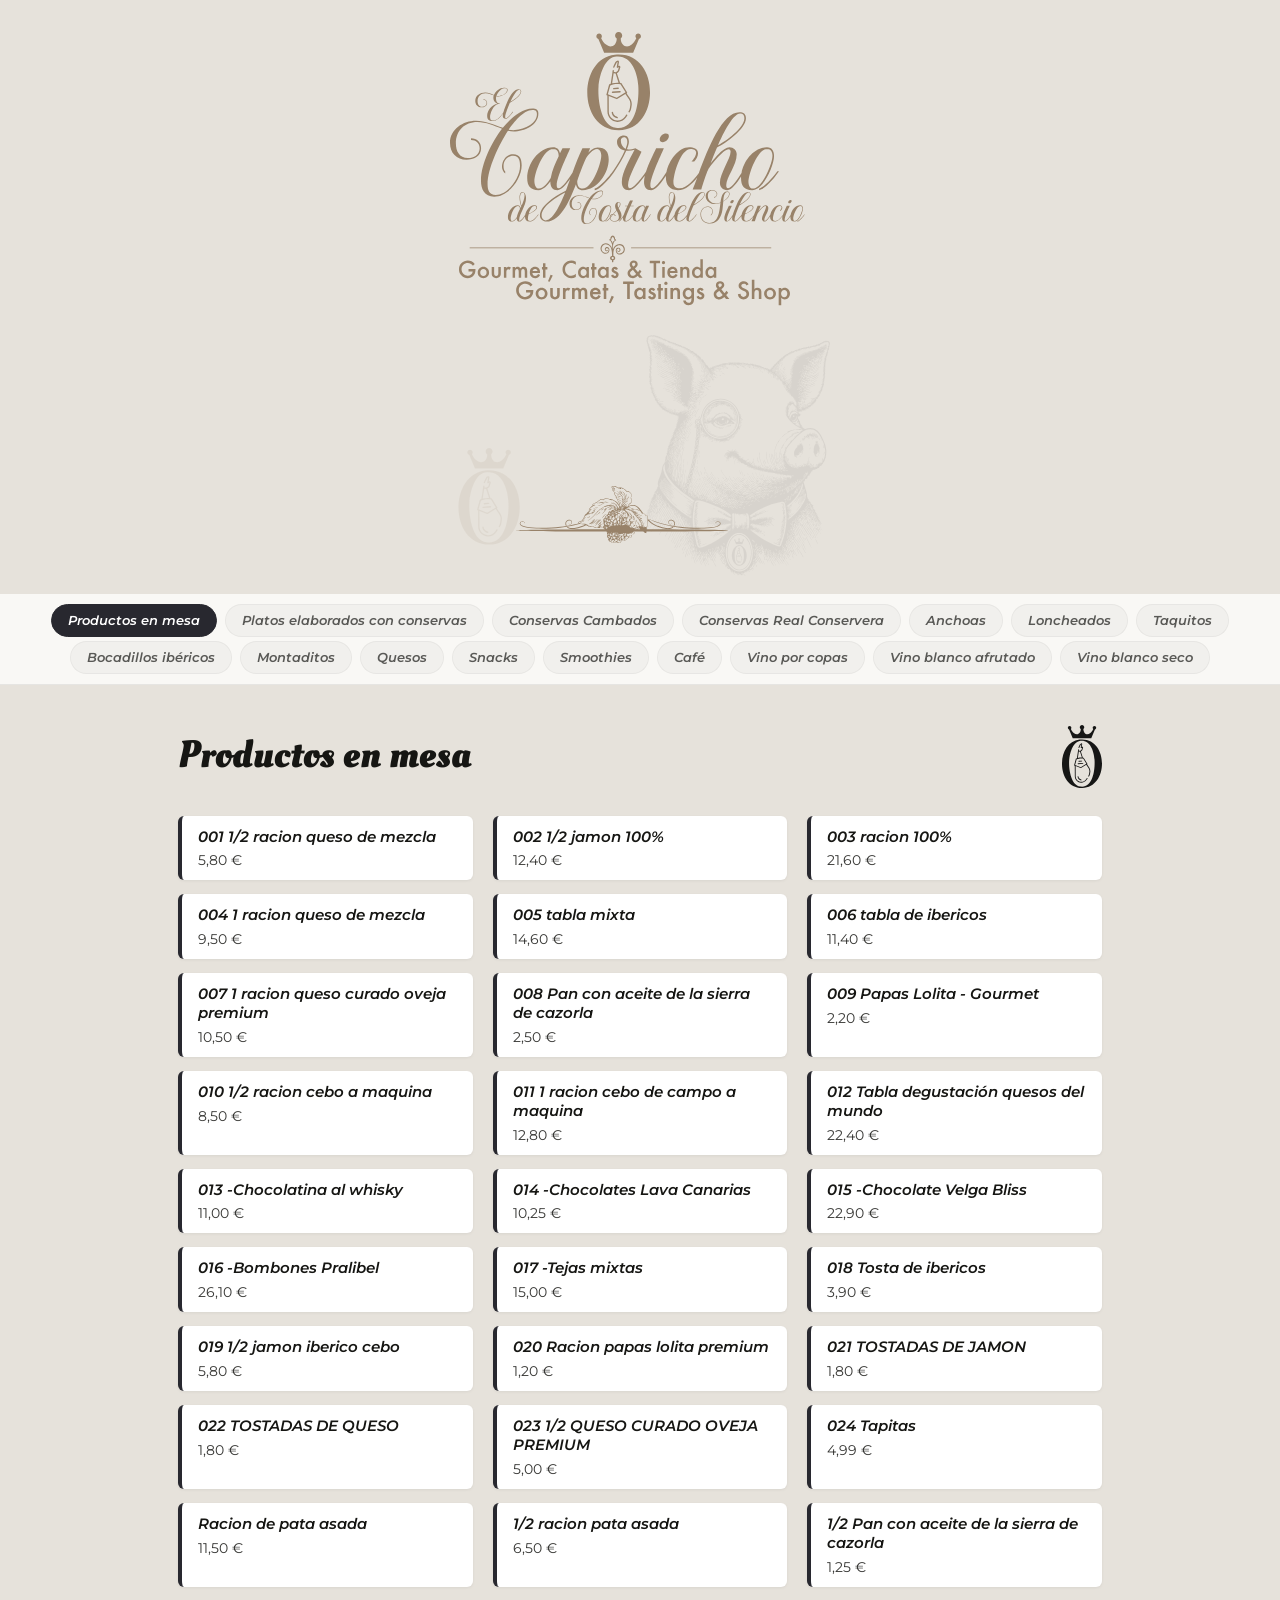
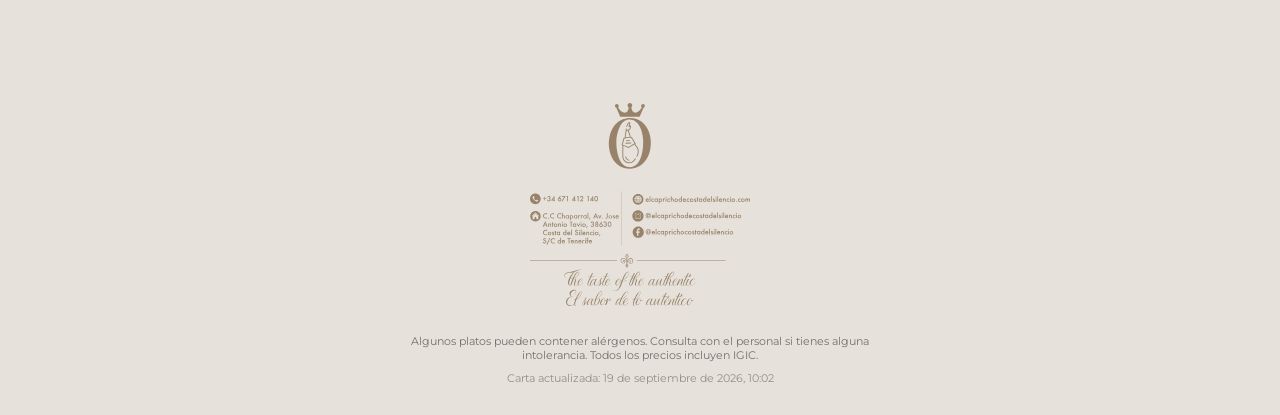
<file: index.html>
<!DOCTYPE html>
<html lang="es">
<head>
<meta charset="UTF-8">
<meta name="viewport" content="width=device-width, initial-scale=1">
<title>El Capricho de Costa del Silencio — Carta</title>
<link rel="preconnect" href="https://fonts.googleapis.com">
<link href="https://fonts.googleapis.com/css2?family=Oleo+Script:wght@700&family=Montserrat:wght@400;500;600&display=swap" rel="stylesheet">
<style>
  :root{
    --accent:#28282F;
    --ink:#161613;
    --card-bg:#F9F8F5;
    --page-bg:#E6E2DB;
  }
  *{box-sizing:border-box;}
  body{
    margin:0;
    background:var(--page-bg);
    font-family:'Montserrat',sans-serif;
    color:var(--ink);
  }

  .hero{
    min-height:38vh;
    display:flex; flex-direction:column; align-items:center; justify-content:center;
    text-align:center; padding:32px 16px 18px; position:relative; overflow:hidden;
  }
  .hero img{ width:min(70vw,380px); position:relative; z-index:1; }

  nav{
    position:sticky; top:0; z-index:10;
    background:var(--card-bg);
    border-bottom:1px solid rgba(0,0,0,.08);
    display:flex; flex-wrap:nowrap; justify-content:flex-start;
    overflow-x:auto; -webkit-overflow-scrolling:touch; scrollbar-width:none;
    gap:4px; padding:10px 12px;
  }
  nav::-webkit-scrollbar{ display:none; }
  @media (min-width:720px){ nav{ flex-wrap:wrap; justify-content:center; overflow-x:visible; } }
  nav button{
    font-family:'Montserrat',sans-serif;
    font-weight:600; font-style:italic;
    font-size:12.5px; white-space:nowrap; flex:0 0 auto;
    background:rgba(0,0,0,.045); border:1px solid rgba(0,0,0,.06); cursor:pointer;
    color:var(--ink); opacity:.7;
    padding:8px 16px; border-radius:20px;
    margin:0 2px;
    transition:all .15s ease;
    -webkit-tap-highlight-color:transparent;
  }
  nav button:hover{ opacity:.95; background:rgba(0,0,0,.08); }
  nav button.active{ opacity:1; color:#fff; background:var(--accent); border-color:var(--accent); }

  main{ max-width:980px; margin:0 auto; padding:28px 16px 12px; }
  @media (min-width:600px){ main{ padding:40px 28px 20px; } }
  section{ display:none; }
  section.active{ display:block; animation:fade .25s ease; }
  @keyframes fade{ from{opacity:0; transform:translateY(6px);} to{opacity:1; transform:translateY(0);} }

  .section-header{
    display:flex; align-items:center; justify-content:space-between;
    margin-bottom:20px; gap:12px;
  }
  h1{
    font-family:'Oleo Script', cursive; font-weight:700;
    font-size:clamp(22px,6vw,38px); margin:0; color:var(--ink);
    text-transform:none; line-height:1.15;
  }
  .section-header img{ width:32px; opacity:.9; flex-shrink:0; }
  @media (min-width:600px){ .section-header{ margin-bottom:28px; } .section-header img{ width:40px; } }

  .grid{ display:grid; grid-template-columns:1fr; gap:12px; }
  @media (min-width:480px){ .grid{ grid-template-columns:repeat(2,1fr); gap:14px 16px; } }
  @media (min-width:860px){ .grid{ grid-template-columns:repeat(3,1fr); gap:14px 20px; } }

  .item{
    background:#fff; border-left:4px solid var(--accent);
    border-radius:6px; box-shadow:0 1px 3px rgba(0,0,0,.06);
    padding:12px 16px;
  }
  .item h3{ font-weight:600; font-style:italic; font-size:14.5px; margin:0 0 6px; line-height:1.3; text-transform:none; }
  .item .price{ font-size:13.5px; opacity:.85; }

  footer{ margin-top:40px; padding:32px 16px 24px; text-align:center; }
  footer img{ width:min(65vw,220px); }
  footer .disclaimer{ margin-top:20px; font-size:11px; opacity:.55; max-width:520px; margin-left:auto; margin-right:auto; }
  footer .updated{ margin-top:10px; font-size:10.5px; opacity:.4; }
  @media (min-width:600px){ footer{ margin-top:56px; padding:40px 20px 30px; } footer .disclaimer{ margin-top:24px; } }

  .loading, .error{ text-align:center; padding:60px 20px; opacity:.6; font-style:italic; }

  /* Área táctil cómoda en móvil */
  @media (hover:none){ nav button{ padding:10px 16px; } }
</style>
</head>
<body>

<div class="hero">
  <img src="assets/logo-cover.svg" alt="El Capricho de Costa del Silencio — Gourmet, Catas & Tienda">
</div>

<nav id="nav"></nav>
<main id="main"><div class="loading">Cargando carta…</div></main>

<footer>
  <img src="assets/backcover.svg" alt="Contacto El Capricho de Costa del Silencio">
  <div class="disclaimer">Algunos platos pueden contener alérgenos. Consulta con el personal si tienes alguna intolerancia. Todos los precios incluyen IGIC.</div>
  <div class="updated" id="updated"></div>
</footer>

<script>
function cleanSectionName(raw){
  // Salvaguarda: por si alguna vez llega con el prefijo "Carta - " sin limpiar.
  return raw.replace(/^\s*carta\s*[-–—:]\s*/i, '').trim();
}

function slugify(s){
  return s.toLowerCase().normalize('NFD').replace(/[\u0300-\u036f]/g,'').replace(/[^a-z0-9]+/g,'-').replace(/(^-|-$)/g,'');
}

async function loadMenu(){
  const main = document.getElementById('main');
  const nav = document.getElementById('nav');
  const updated = document.getElementById('updated');
  try{
    const res = await fetch('menu-data.json', { cache: 'no-store' });
    if(!res.ok) throw new Error('No se pudo cargar menu-data.json');
    const data = await res.json();

    main.innerHTML = '';
    nav.innerHTML = '';

    data.categories.forEach((cat, idx) => {
      const id = slugify(cat.category);

      const btn = document.createElement('button');
      btn.textContent = cleanSectionName(cat.category);
      btn.dataset.target = id;
      if (idx === 0) btn.classList.add('active');
      btn.addEventListener('click', () => showSection(id));
      nav.appendChild(btn);

      const sec = document.createElement('section');
      sec.id = id;
      if (idx === 0) sec.classList.add('active');

      const header = document.createElement('div');
      header.className = 'section-header';
      const h1 = document.createElement('h1');
      h1.textContent = cleanSectionName(cat.category);
      header.appendChild(h1);
      const img = document.createElement('img');
      img.src = 'assets/brandmark.svg';
      header.appendChild(img);
      sec.appendChild(header);

      const grid = document.createElement('div');
      grid.className = 'grid';
      grid.innerHTML = cat.items.map(it =>
        `<div class="item"><h3>${it.name}</h3><div class="price">${it.price} €</div></div>`
      ).join('');
      sec.appendChild(grid);

      main.appendChild(sec);
    });

    if (data.scraped_at){
      const d = new Date(data.scraped_at);
      updated.textContent = 'Carta actualizada: ' + d.toLocaleString('es-ES', { dateStyle:'long', timeStyle:'short' });
    }
  }catch(err){
    main.innerHTML = `<div class="error">No se pudo cargar la carta (${err.message}). Comprueba que menu-data.json existe junto a este archivo.</div>`;
  }
}

function showSection(id){
  document.querySelectorAll('section').forEach(s => s.classList.toggle('active', s.id === id));
  document.querySelectorAll('nav button').forEach(b => b.classList.toggle('active', b.dataset.target === id));
  window.scrollTo({ top: document.getElementById('main').offsetTop - 70, behavior:'smooth' });
}

loadMenu();
</script>

</body>
</html>
</file>
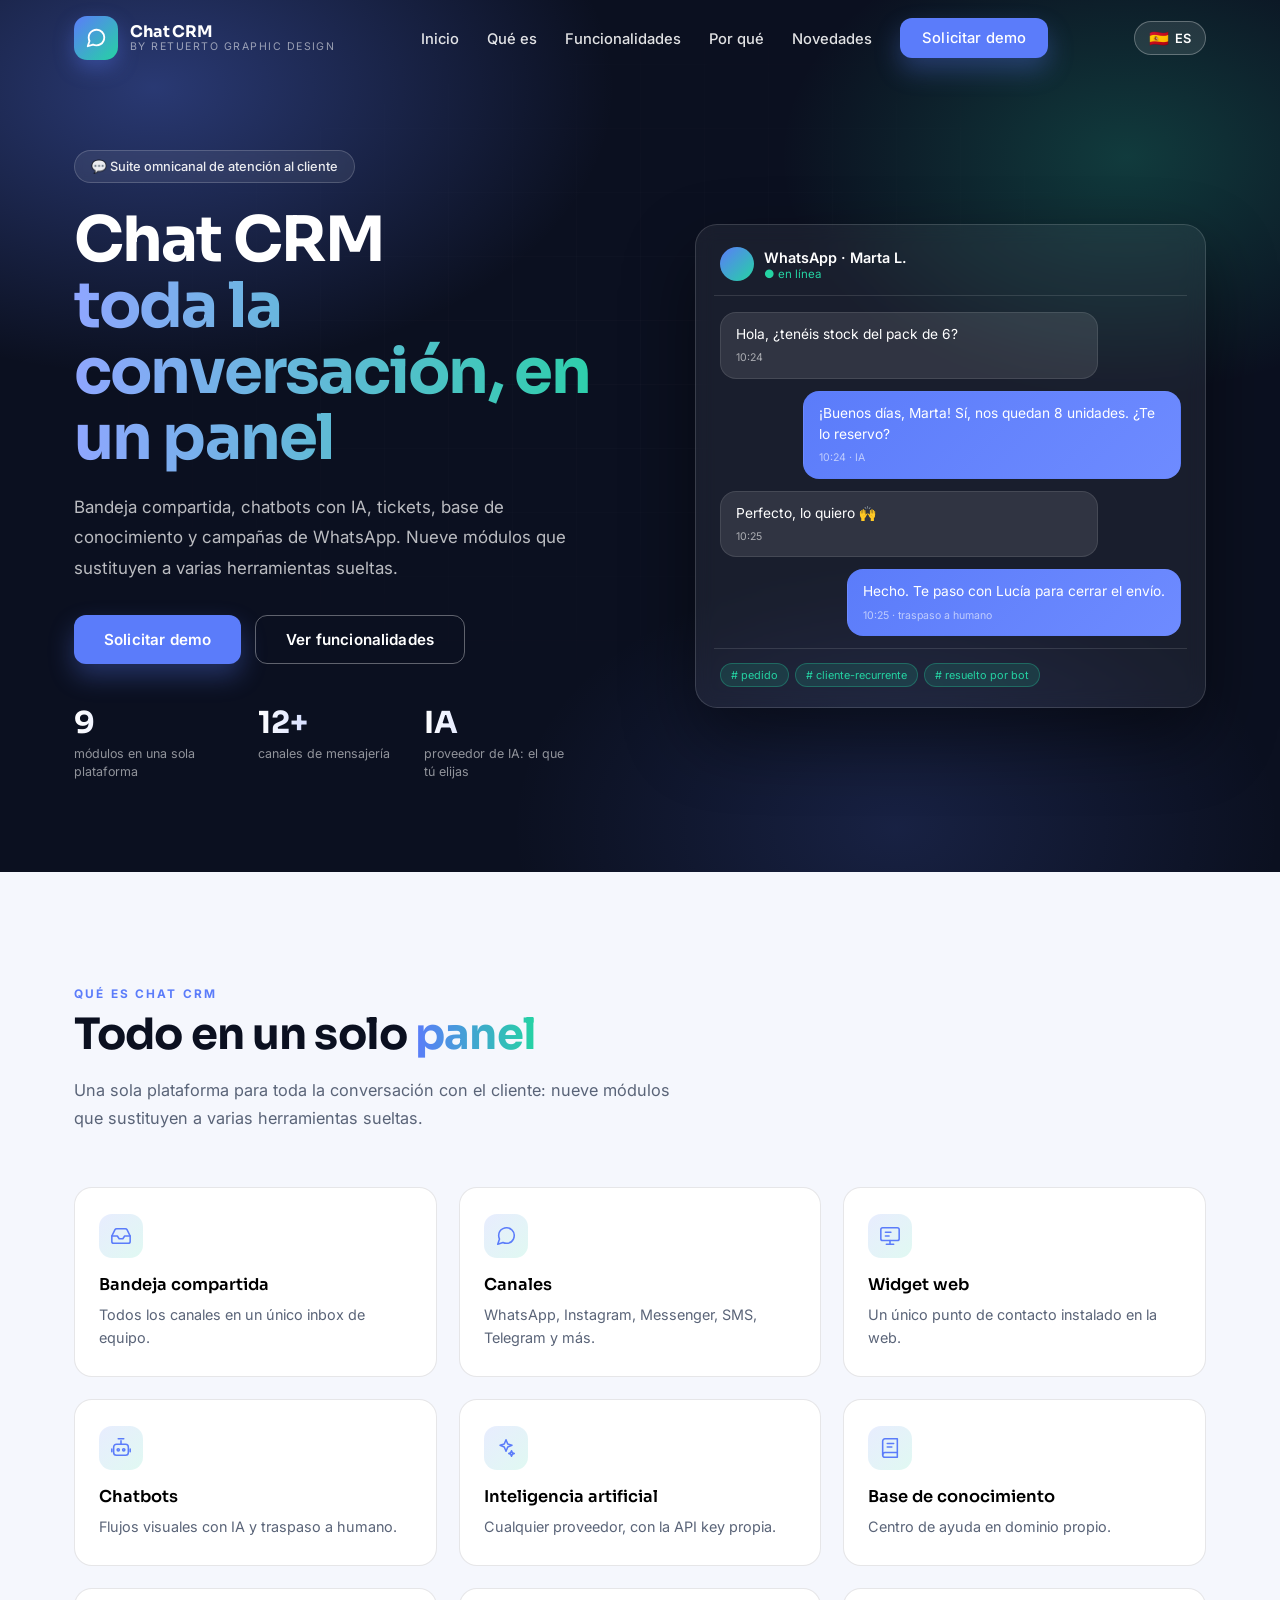
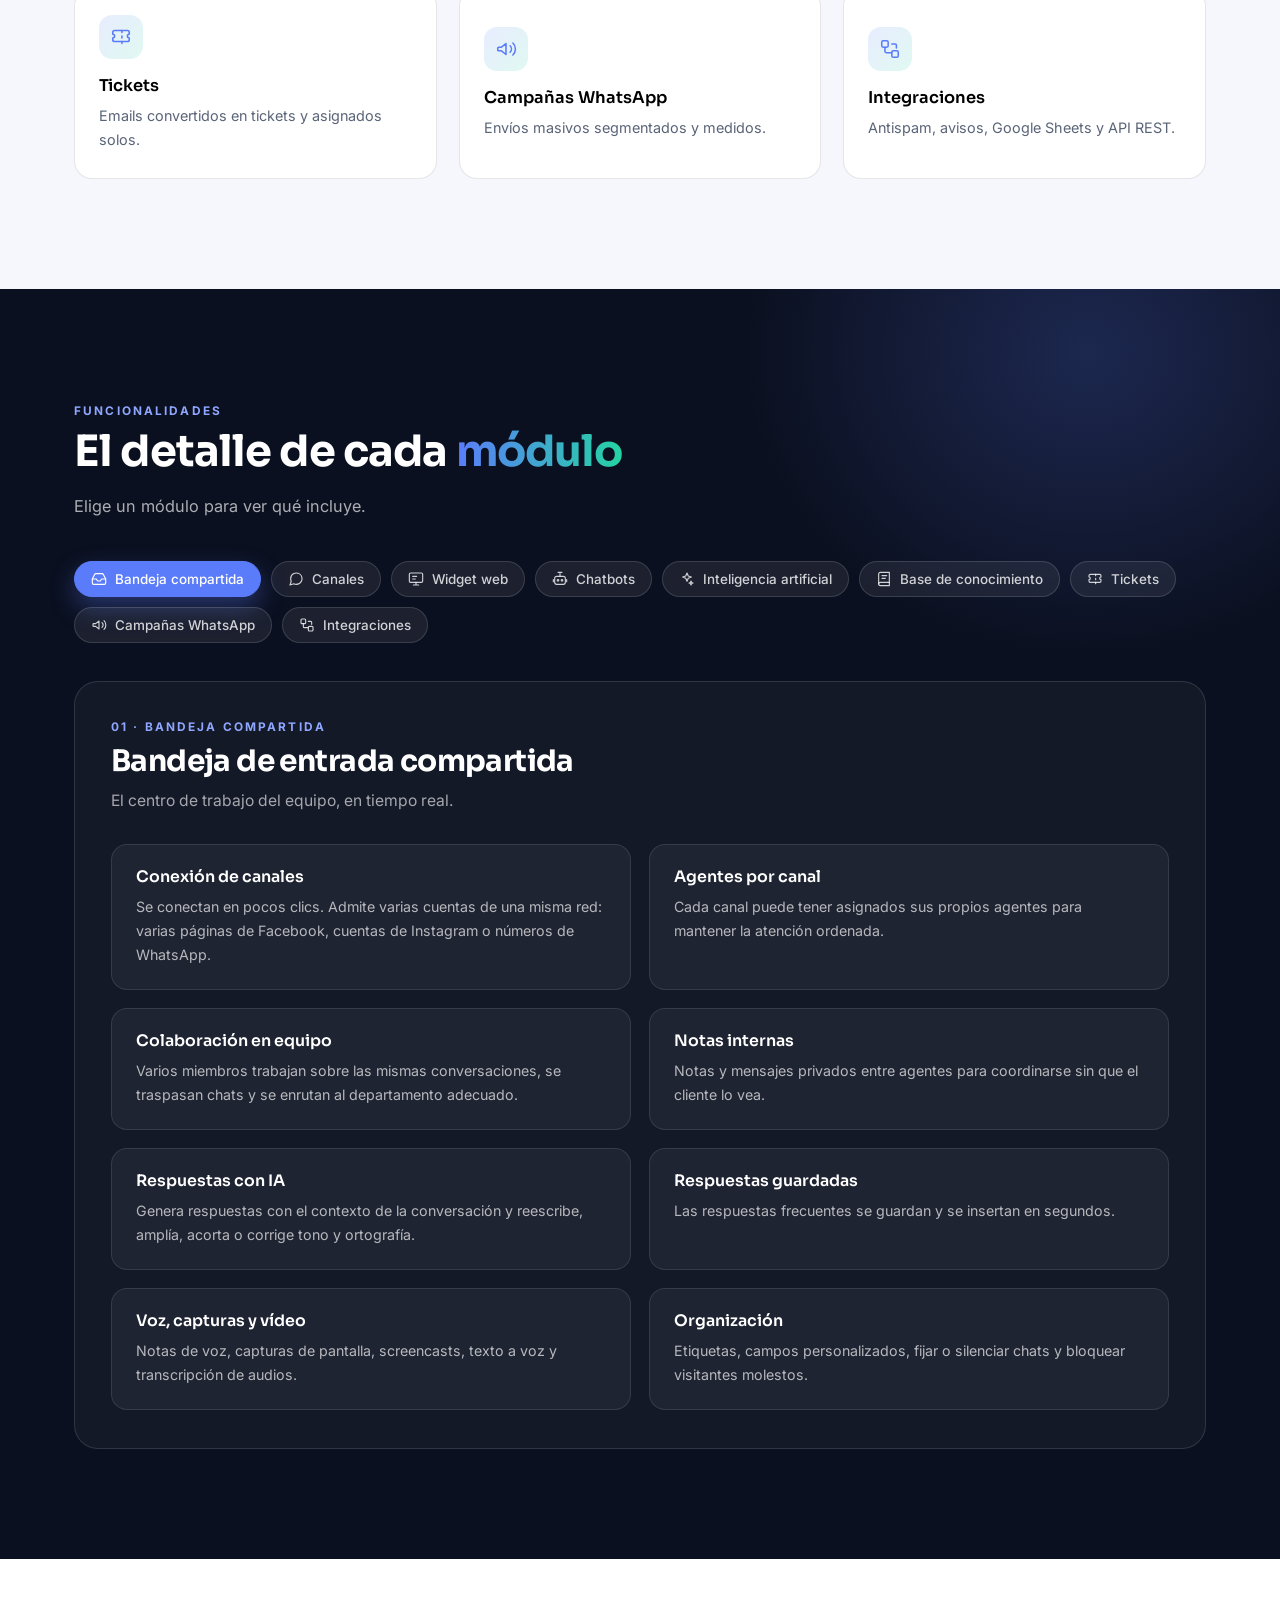
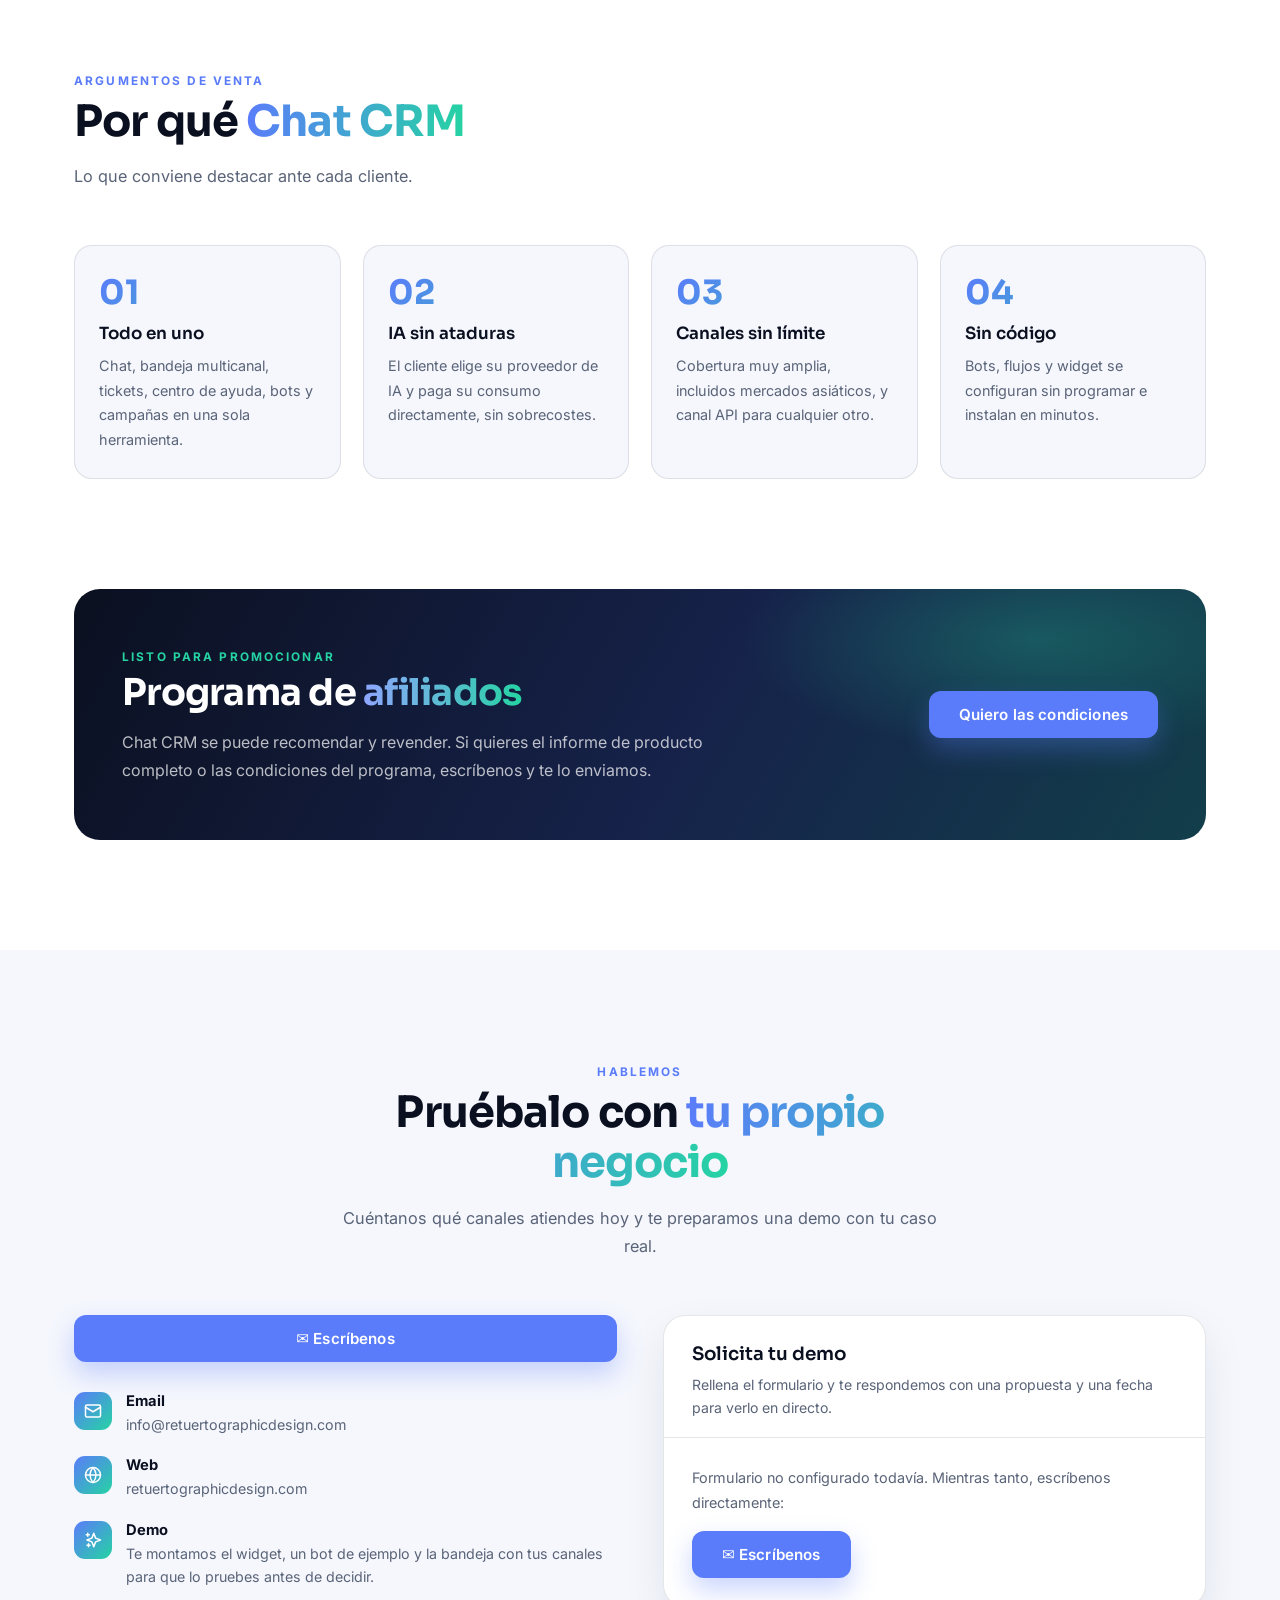
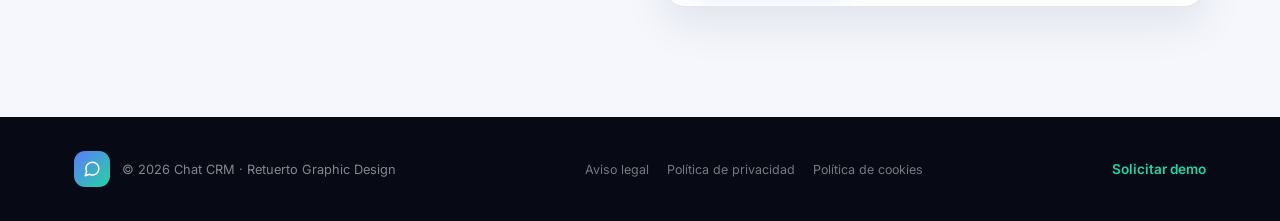
<file: chat-crm/index.html>
<!DOCTYPE html>
<html lang="es">
<head>
<meta charset="UTF-8">
<meta name="viewport" content="width=device-width, initial-scale=1.0">
<title>Chat CRM · Suite omnicanal de atención al cliente | Retuerto Graphic Design</title>
<meta name="description" content="Chat CRM by Retuerto Graphic Design: bandeja compartida, chatbots con IA, tickets, base de conocimiento y campañas de WhatsApp. Nueve módulos en una sola plataforma.">
<meta property="og:title" content="Chat CRM · Suite omnicanal de atención al cliente">
<meta property="og:description" content="Bandeja compartida, chatbots con IA, tickets, base de conocimiento y campañas de WhatsApp. Nueve módulos en una sola plataforma.">
<meta property="og:type" content="website">
<link rel="preconnect" href="https://fonts.googleapis.com">
<link rel="preconnect" href="https://fonts.gstatic.com" crossorigin>
<link href="https://fonts.googleapis.com/css2?family=Sora:wght@600;700&family=Inter:wght@400;500;600;700&display=swap" rel="stylesheet">
<link rel="icon" href="data:image/svg+xml,%3Csvg xmlns='http://www.w3.org/2000/svg' viewBox='0 0 100 100'%3E%3Crect width='100' height='100' rx='26' fill='%235B7CFA'/%3E%3Cpath d='M78 46.5a30 30 0 0 1-3.2 13.5 30.5 30.5 0 0 1-27.3 16.9 30 30 0 0 1-13.5-3.2L20 78l6.8-20.4A30 30 0 0 1 23.6 44 30.5 30.5 0 0 1 40.5 16.7 30 30 0 0 1 54 13.5h1.8A30.4 30.4 0 0 1 84 41.9z' fill='none' stroke='%23fff' stroke-width='7' stroke-linecap='round' stroke-linejoin='round'/%3E%3C/svg%3E">
<link rel="stylesheet" href="assets/site.css">
</head>
<body>

<!-- ================= HEADER ================= -->
<div id="site-header-slot"></div>

<!-- ================= HERO ================= -->
<section class="hero" id="inicio">
  <div class="wrap">
    <div class="hero-grid">
      <div>
        <span class="hero-tag" data-i18n="hero_tag">💬 Suite omnicanal de atención al cliente</span>
        <h1>
          <span data-i18n="hero_title1">Chat CRM</span>
          <span class="accent" data-i18n="hero_title2">toda la conversación, en un panel</span>
        </h1>
        <p class="lead" data-i18n="hero_p">Bandeja compartida, chatbots con IA, tickets, base de conocimiento y campañas de WhatsApp. Nueve módulos que sustituyen a varias herramientas sueltas.</p>
        <div class="hero-ctas">
          <a href="#contacto" class="btn" data-i18n="hero_btn1">Solicitar demo</a>
          <a href="#funcionalidades" class="btn outline" data-i18n="hero_btn2">Ver funcionalidades</a>
        </div>
        <div class="hero-stats">
          <div><strong>9</strong><span data-i18n="hero_stat1">módulos en una sola plataforma</span></div>
          <div><strong>12+</strong><span data-i18n="hero_stat2">canales de mensajería</span></div>
          <div><strong>IA</strong><span data-i18n="hero_stat3">proveedor de IA: el que tú elijas</span></div>
        </div>
      </div>

      <!-- Mock decorativo de conversación (sin imágenes, todo CSS) -->
      <div class="chat-mock" aria-hidden="true">
        <div class="cm-head">
          <div class="cm-avatar"></div>
          <div><strong>WhatsApp · Marta L.</strong><span>● en línea</span></div>
        </div>
        <div class="cm-body">
          <div class="bubble">Hola, ¿tenéis stock del pack de 6?<small>10:24</small></div>
          <div class="bubble me">¡Buenos días, Marta! Sí, nos quedan 8 unidades. ¿Te lo reservo?<small>10:24 · IA</small></div>
          <div class="bubble">Perfecto, lo quiero 🙌<small>10:25</small></div>
          <div class="bubble me">Hecho. Te paso con Lucía para cerrar el envío.<small>10:25 · traspaso a humano</small></div>
        </div>
        <div class="cm-tags">
          <span># pedido</span><span># cliente-recurrente</span><span># resuelto por bot</span>
        </div>
      </div>
    </div>
  </div>
</section>

<!-- ================= QUÉ ES ================= -->
<section class="modules" id="que-es">
  <div class="wrap">
    <div class="section-head">
      <span class="eyebrow" data-i18n="mod_eyebrow">Qué es Chat CRM</span>
      <h2 class="section-title"><span data-i18n="mod_title1">Todo en un solo</span> <span class="accent" data-i18n="mod_title2">panel</span></h2>
      <p class="section-lead" data-i18n="mod_p">Una sola plataforma para toda la conversación con el cliente: nueve módulos que sustituyen a varias herramientas sueltas.</p>
    </div>
    <div class="mod-grid" id="modGrid"></div>
  </div>
</section>

<!-- ================= FUNCIONALIDADES ================= -->
<section class="features section-dark" id="funcionalidades">
  <div class="wrap">
    <div class="section-head">
      <span class="eyebrow" data-i18n="feat_eyebrow">Funcionalidades</span>
      <h2 class="section-title"><span data-i18n="feat_title1">El detalle de cada</span> <span class="accent" data-i18n="feat_title2">módulo</span></h2>
      <p class="section-lead" data-i18n="feat_p">Elige un módulo para ver qué incluye.</p>
    </div>
    <div class="feat-tabs" id="featTabs"></div>
    <div class="feat-panel" id="featPanel"></div>
  </div>
</section>

<!-- ================= POR QUÉ ================= -->
<section class="why" id="por-que">
  <div class="wrap">
    <div class="section-head">
      <span class="eyebrow" data-i18n="why_eyebrow">Argumentos de venta</span>
      <h2 class="section-title"><span data-i18n="why_title1">Por qué</span> <span class="accent" data-i18n="why_title2">Chat CRM</span></h2>
      <p class="section-lead" data-i18n="why_p">Lo que conviene destacar ante cada cliente.</p>
    </div>
    <div class="why-grid">
      <div class="why-card">
        <div class="num">01</div>
        <h3 data-i18n="why1_t">Todo en uno</h3>
        <p data-i18n="why1_p">Chat, bandeja multicanal, tickets, centro de ayuda, bots y campañas en una sola herramienta.</p>
      </div>
      <div class="why-card">
        <div class="num">02</div>
        <h3 data-i18n="why2_t">IA sin ataduras</h3>
        <p data-i18n="why2_p">El cliente elige su proveedor de IA y paga su consumo directamente, sin sobrecostes.</p>
      </div>
      <div class="why-card">
        <div class="num">03</div>
        <h3 data-i18n="why3_t">Canales sin límite</h3>
        <p data-i18n="why3_p">Cobertura muy amplia, incluidos mercados asiáticos, y canal API para cualquier otro.</p>
      </div>
      <div class="why-card">
        <div class="num">04</div>
        <h3 data-i18n="why4_t">Sin código</h3>
        <p data-i18n="why4_p">Bots, flujos y widget se configuran sin programar e instalan en minutos.</p>
      </div>
    </div>
  </div>
</section>

<!-- ================= AFILIADOS ================= -->
<section class="affiliates">
  <div class="wrap">
    <div class="aff-box">
      <div>
        <span class="eyebrow" data-i18n="aff_eyebrow">Listo para promocionar</span>
        <h2><span data-i18n="aff_title1">Programa de</span> <span class="accent" data-i18n="aff_title2">afiliados</span></h2>
        <p data-i18n="aff_p">Chat CRM se puede recomendar y revender. Si quieres el informe de producto completo o las condiciones del programa, escríbenos y te lo enviamos.</p>
      </div>
      <a href="#contacto" class="btn" data-i18n="aff_btn">Quiero las condiciones</a>
    </div>
  </div>
</section>

<!-- ================= CONTACTO ================= -->
<section class="contact" id="contacto">
  <div class="wrap">
    <div class="section-head">
      <span class="eyebrow" data-i18n="contact_eyebrow">Hablemos</span>
      <h2 class="section-title"><span data-i18n="contact_title1">Pruébalo con</span> <span class="accent" data-i18n="contact_title2">tu propio negocio</span></h2>
      <p class="section-lead" data-i18n="contact_p">Cuéntanos qué canales atiendes hoy y te preparamos una demo con tu caso real.</p>
    </div>

    <div class="contact-grid">
      <div>
        <div class="quick-actions" id="quickActions"></div>
        <ul class="info-list">
          <li>
            <div class="ic"><svg viewBox="0 0 24 24" fill="none" stroke="currentColor" stroke-width="2" stroke-linecap="round" stroke-linejoin="round"><rect x="2" y="4" width="20" height="16" rx="2"/><path d="m22 7-10 6L2 7"/></svg></div>
            <div><strong data-i18n="info_email_label">Email</strong><a href="mailto:info@retuertographicdesign.com" id="infoEmail">info@retuertographicdesign.com</a></div>
          </li>
          <li>
            <div class="ic"><svg viewBox="0 0 24 24" fill="none" stroke="currentColor" stroke-width="2" stroke-linecap="round" stroke-linejoin="round"><circle cx="12" cy="12" r="10"/><path d="M2 12h20M12 2a15.3 15.3 0 0 1 4 10 15.3 15.3 0 0 1-4 10 15.3 15.3 0 0 1-4-10 15.3 15.3 0 0 1 4-10z"/></svg></div>
            <div><strong data-i18n="info_web_label">Web</strong><a href="https://retuertographicdesign.com" target="_blank" rel="noopener">retuertographicdesign.com</a></div>
          </li>
          <li>
            <div class="ic"><svg viewBox="0 0 24 24" fill="none" stroke="currentColor" stroke-width="2" stroke-linecap="round" stroke-linejoin="round"><path d="M5 3v4M3 5h4M6 17v4M4 19h4"/><path d="m13 3 2.5 6.5L22 12l-6.5 2.5L13 21l-2.5-6.5L4 12l6.5-2.5z"/></svg></div>
            <div><strong data-i18n="info_demo_label">Demo</strong><span data-i18n="info_demo_text">Te montamos el widget, un bot de ejemplo y la bandeja con tus canales para que lo pruebes antes de decidir.</span></div>
          </li>
        </ul>
      </div>

      <div class="form-card">
        <div class="fc-head">
          <h3 data-i18n="form_title">Solicita tu demo</h3>
          <p data-i18n="form_note">Rellena el formulario y te respondemos con una propuesta y una fecha para verlo en directo.</p>
        </div>
        <div id="formSlot"></div>
      </div>
    </div>
  </div>
</section>

<!-- ================= FOOTER ================= -->
<div id="site-footer-slot"></div>

<script src="assets/i18n.js"></script>
<script src="assets/modules.js"></script>
<script>
/* ============================================================
   CONFIGURACIÓN DEL SITIO
   Rellena estos valores y el resto de la página se adapta sola.
   ------------------------------------------------------------
   email        dirección de contacto (botón y bloque de datos)
   whatsapp     número en formato internacional sin signos, p. ej.
                '34600123456'. Si se deja vacío, el botón no aparece.
   demoForm     URL del formulario de Chat CRM embebido, por idioma.
                Si se deja vacío, se muestra un aviso con el email.
   ============================================================ */
const SITE_CONFIG = {
  email: 'info@retuertographicdesign.com',
  whatsapp: '',
  demoForm: { es: '', en: '' },
  formHeight: { es: 760, en: 760 }
};

/* ---------- Rejilla "Todo en un solo panel" ---------- */
function renderModules(lang){
  const grid = document.getElementById('modGrid');
  if (!grid) return;
  grid.innerHTML = MODULES.map((m, i) => {
    const t = m[lang] || m.es;
    return `<button class="mod-card" type="button" data-module="${i}">
      <span class="ic">${m.icon}</span>
      <h3>${t.name}</h3>
      <p>${t.short}</p>
    </button>`;
  }).join('');
  grid.querySelectorAll('[data-module]').forEach(card => {
    card.addEventListener('click', () => {
      activeModule = parseInt(card.getAttribute('data-module'), 10);
      renderFeatures(currentSiteLang());
      document.getElementById('funcionalidades').scrollIntoView({ behavior:'smooth', block:'start' });
    });
  });
}

/* ---------- Pestañas de funcionalidades ---------- */
let activeModule = 0;

function renderFeatures(lang){
  const tabs = document.getElementById('featTabs');
  const panel = document.getElementById('featPanel');
  if (!tabs || !panel) return;

  tabs.innerHTML = MODULES.map((m, i) => {
    const t = m[lang] || m.es;
    return `<button class="feat-tab${i === activeModule ? ' active' : ''}" type="button" data-tab="${i}">${m.icon}<span>${t.name}</span></button>`;
  }).join('');
  tabs.querySelectorAll('[data-tab]').forEach(btn => {
    btn.addEventListener('click', () => {
      activeModule = parseInt(btn.getAttribute('data-tab'), 10);
      renderFeatures(currentSiteLang());
    });
  });

  const m = MODULES[activeModule];
  const t = m[lang] || m.es;
  const num = String(activeModule + 1).padStart(2, '0');
  const cards = t.cards.map(c => `<div class="feat-card"><h4>${c.t}</h4><p>${c.p}</p></div>`).join('');
  const chips = t.chips
    ? `<div class="feat-chips"><div class="fc-title">${t.chips_title}</div><div class="fc-list">${t.chips.map(c => `<span>${c}</span>`).join('')}</div></div>`
    : '';
  panel.innerHTML = `
    <div class="fp-num">${num} · ${t.name}</div>
    <h3>${t.title}</h3>
    <p class="fp-sub">${t.sub}</p>
    <div class="feat-cards">${cards}</div>
    ${chips}`;
}

/* ---------- Contacto: botones y formulario embebido ---------- */
function renderContact(lang){
  const t = I18N[lang] || I18N.es;

  const actions = document.getElementById('quickActions');
  if (actions){
    let html = `<a href="mailto:${SITE_CONFIG.email}" class="btn">${t.cta_email}</a>`;
    if (SITE_CONFIG.whatsapp){
      html += `<a href="https://wa.me/${SITE_CONFIG.whatsapp}" target="_blank" rel="noopener" class="btn ghost">${t.cta_whatsapp}</a>`;
    }
    actions.innerHTML = html;
  }

  const emailLink = document.getElementById('infoEmail');
  if (emailLink){ emailLink.href = 'mailto:' + SITE_CONFIG.email; emailLink.textContent = SITE_CONFIG.email; }

  const slot = document.getElementById('formSlot');
  if (!slot) return;
  const url = SITE_CONFIG.demoForm[lang] || SITE_CONFIG.demoForm.es;
  if (url){
    const h = SITE_CONFIG.formHeight[lang] || 760;
    slot.innerHTML = `<iframe title="${t.form_title}" src="${url}" style="height:${h}px" scrolling="no" loading="lazy"></iframe>`;
  } else {
    slot.innerHTML = `<div class="form-fallback">
      <p>${t.form_fallback}</p>
      <a href="mailto:${SITE_CONFIG.email}" class="btn">${t.cta_email}</a>
    </div>`;
  }
}

function currentSiteLang(){
  return localStorage.getItem('chatcrm_lang') || 'es';
}

/* site-common.js llama a esta función cada vez que cambia el idioma */
function onLanguageChange(lang){
  renderModules(lang);
  renderFeatures(lang);
  renderContact(lang);
}
</script>
<script>window.SITE_PREFIX = "";</script>
<script src="assets/site-common.js"></script>

</body>
</html>
</file>
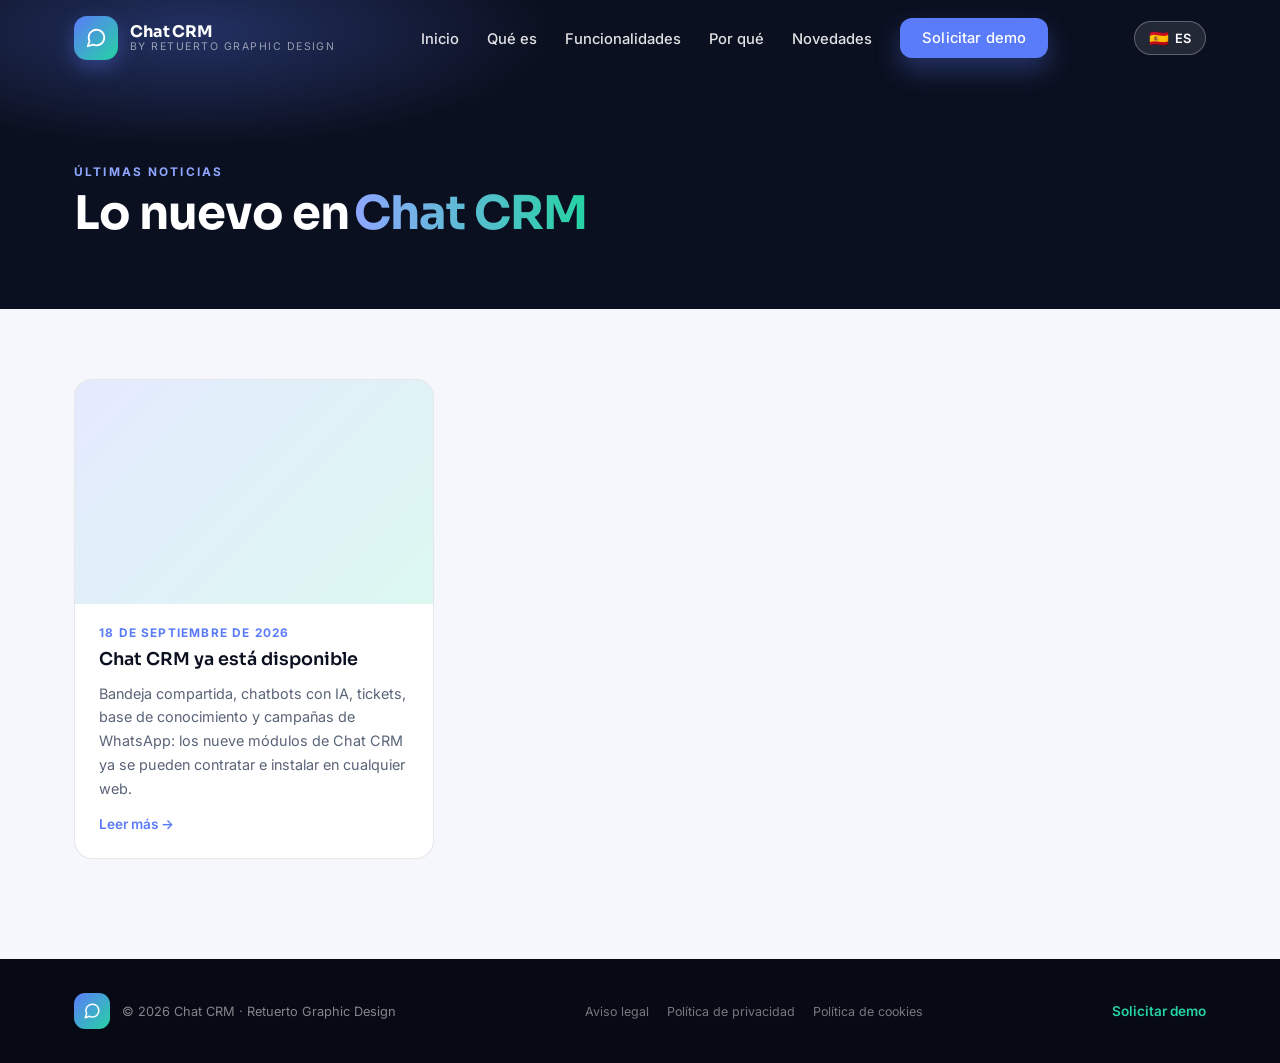
<file: chat-crm/novedades.html>
<!DOCTYPE html>
<html lang="es">
<head>
<meta charset="UTF-8">
<meta name="viewport" content="width=device-width, initial-scale=1.0">
<title>Novedades · Chat CRM by Retuerto Graphic Design</title>
<meta name="description" content="Novedades de Chat CRM: nuevas funcionalidades, canales, integraciones y notas de versión.">
<meta property="og:title" content="Novedades · Chat CRM">
<meta property="og:description" content="Nuevas funcionalidades, canales, integraciones y notas de versión de Chat CRM.">
<meta property="og:type" content="website">
<link rel="preconnect" href="https://fonts.googleapis.com">
<link rel="preconnect" href="https://fonts.gstatic.com" crossorigin>
<link href="https://fonts.googleapis.com/css2?family=Sora:wght@600;700&family=Inter:wght@400;500;600;700&display=swap" rel="stylesheet">
<link rel="icon" href="data:image/svg+xml,%3Csvg xmlns='http://www.w3.org/2000/svg' viewBox='0 0 100 100'%3E%3Crect width='100' height='100' rx='26' fill='%235B7CFA'/%3E%3Cpath d='M78 46.5a30 30 0 0 1-3.2 13.5 30.5 30.5 0 0 1-27.3 16.9 30 30 0 0 1-13.5-3.2L20 78l6.8-20.4A30 30 0 0 1 23.6 44 30.5 30.5 0 0 1 40.5 16.7 30 30 0 0 1 54 13.5h1.8A30.4 30.4 0 0 1 84 41.9z' fill='none' stroke='%23fff' stroke-width='7' stroke-linecap='round' stroke-linejoin='round'/%3E%3C/svg%3E">
<link rel="stylesheet" href="assets/site.css">
</head>
<body>

<div id="site-header-slot"></div>

<section class="novedades-hero">
  <div class="wrap">
    <span class="eyebrow" data-i18n="novedades_eyebrow">Últimas noticias</span>
    <h1><span data-i18n="novedades_title1">Lo nuevo en</span><span class="accent" data-i18n="novedades_title2">Chat CRM</span></h1>
  </div>
</section>

<section class="novedades-list">
  <div class="wrap">
    <div class="nov-grid" id="novGrid">
      <div class="nov-empty" data-i18n="novedades_empty">Todavía no hay novedades publicadas. Vuelve pronto.</div>
    </div>
  </div>
</section>

<div id="site-footer-slot"></div>

<script src="assets/i18n.js"></script>
<script>
  /* Los artículos se leen de novedades-data.json: para publicar uno nuevo
     basta con añadir su entrada ahí y crear novedades/<slug>.html */
  let novedadesCache = null;

  async function renderPosts(lang){
    const grid = document.getElementById('novGrid');
    const t = I18N[lang] || I18N.es;
    try{
      if (!novedadesCache){
        const res = await fetch('novedades-data.json', { cache: 'no-store' });
        novedadesCache = (await res.json()).posts || [];
      }
      const posts = [...novedadesCache].sort((a,b) => new Date(b.date) - new Date(a.date));
      if (!posts.length){
        grid.innerHTML = `<div class="nov-empty">${t.novedades_empty}</div>`;
        return;
      }
      grid.innerHTML = posts.map(p => {
        const title = lang === 'en' ? (p.title_en || p.title_es) : p.title_es;
        const excerpt = lang === 'en' ? (p.excerpt_en || p.excerpt_es) : p.excerpt_es;
        const dateStr = new Date(p.date + 'T00:00:00').toLocaleDateString(lang === 'en' ? 'en-GB' : 'es-ES', {day:'numeric', month:'long', year:'numeric'});
        const thumb = p.image
          ? `<div class="thumb"><img src="${p.image}" alt="${title}" loading="lazy"></div>`
          : `<div class="thumb"></div>`;
        return `<article class="nov-card">
          ${thumb}
          <div class="body">
            <div class="nov-date">${dateStr}</div>
            <h3>${title}</h3>
            <p>${excerpt}</p>
            <a class="read-more" href="novedades/${p.slug}.html">${t.read_more}</a>
          </div>
        </article>`;
      }).join('');
    }catch(err){
      grid.innerHTML = `<div class="nov-empty">${t.novedades_empty}</div>`;
    }
  }
  function onLanguageChange(lang){ renderPosts(lang); }
</script>
<script>window.SITE_PREFIX = "";</script>
<script src="assets/site-common.js"></script>

</body>
</html>
</file>
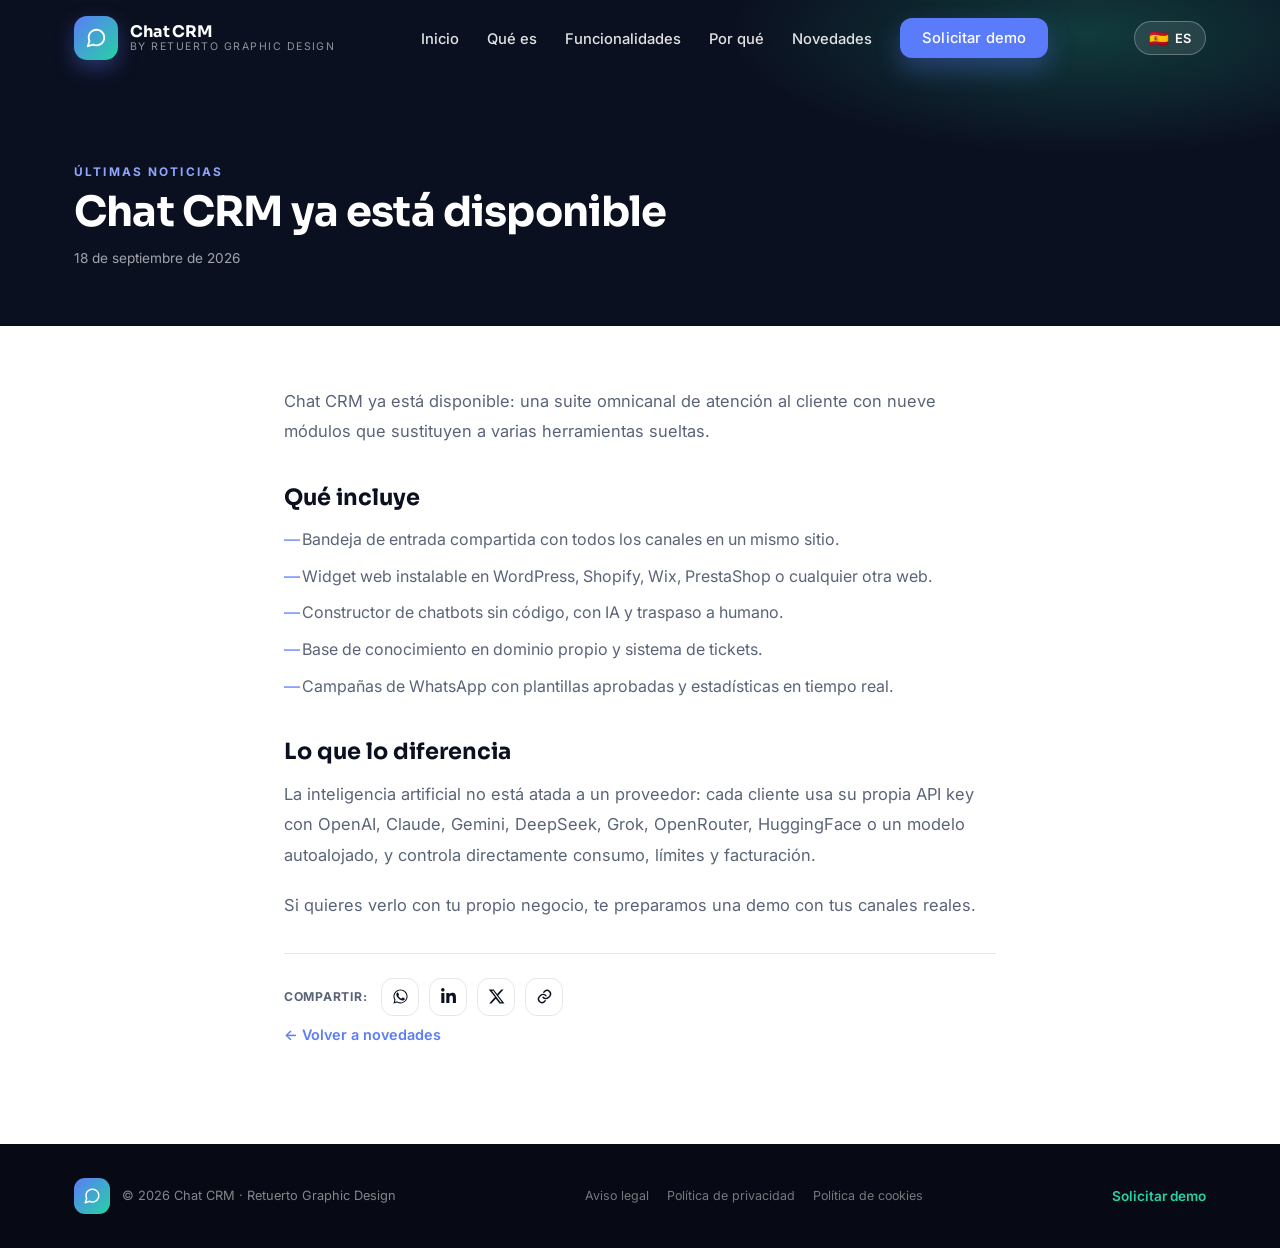
<file: chat-crm/novedades/chat-crm-ya-esta-disponible.html>
<!DOCTYPE html>
<html lang="es">
<head>
<meta charset="UTF-8">
<meta name="viewport" content="width=device-width, initial-scale=1.0">
<title>Chat CRM ya está disponible · Chat CRM by Retuerto Graphic Design</title>
<meta name="description" content="Los nueve módulos de Chat CRM ya se pueden contratar e instalar en cualquier web: bandeja compartida, chatbots con IA, tickets, base de conocimiento y campañas de WhatsApp.">
<meta property="og:title" content="Chat CRM ya está disponible">
<meta property="og:description" content="Los nueve módulos de Chat CRM ya se pueden contratar e instalar en cualquier web.">
<meta property="og:type" content="article">
<link rel="preconnect" href="https://fonts.googleapis.com">
<link rel="preconnect" href="https://fonts.gstatic.com" crossorigin>
<link href="https://fonts.googleapis.com/css2?family=Sora:wght@600;700&family=Inter:wght@400;500;600;700&display=swap" rel="stylesheet">
<link rel="icon" href="data:image/svg+xml,%3Csvg xmlns='http://www.w3.org/2000/svg' viewBox='0 0 100 100'%3E%3Crect width='100' height='100' rx='26' fill='%235B7CFA'/%3E%3Cpath d='M78 46.5a30 30 0 0 1-3.2 13.5 30.5 30.5 0 0 1-27.3 16.9 30 30 0 0 1-13.5-3.2L20 78l6.8-20.4A30 30 0 0 1 23.6 44 30.5 30.5 0 0 1 40.5 16.7 30 30 0 0 1 54 13.5h1.8A30.4 30.4 0 0 1 84 41.9z' fill='none' stroke='%23fff' stroke-width='7' stroke-linecap='round' stroke-linejoin='round'/%3E%3C/svg%3E">
<link rel="stylesheet" href="../assets/site.css">
</head>
<body>

<div id="site-header-slot"></div>

<section class="post-hero">
  <div class="wrap">
    <span class="eyebrow" data-i18n="novedades_eyebrow">Últimas noticias</span>
    <h1 id="postTitle">Chat CRM ya está disponible</h1>
    <div class="post-meta" id="postDate">18 de septiembre de 2026</div>
  </div>
</section>

<section class="post-body">
  <div class="wrap">
    <div id="postContentEs">
      <p>Chat CRM ya está disponible: una suite omnicanal de atención al cliente con nueve módulos que sustituyen a varias herramientas sueltas.</p>
      <h2>Qué incluye</h2>
      <ul>
        <li>Bandeja de entrada compartida con todos los canales en un mismo sitio.</li>
        <li>Widget web instalable en WordPress, Shopify, Wix, PrestaShop o cualquier otra web.</li>
        <li>Constructor de chatbots sin código, con IA y traspaso a humano.</li>
        <li>Base de conocimiento en dominio propio y sistema de tickets.</li>
        <li>Campañas de WhatsApp con plantillas aprobadas y estadísticas en tiempo real.</li>
      </ul>
      <h2>Lo que lo diferencia</h2>
      <p>La inteligencia artificial no está atada a un proveedor: cada cliente usa su propia API key con OpenAI, Claude, Gemini, DeepSeek, Grok, OpenRouter, HuggingFace o un modelo autoalojado, y controla directamente consumo, límites y facturación.</p>
      <p>Si quieres verlo con tu propio negocio, te preparamos una demo con tus canales reales.</p>
    </div>
    <div id="postContentEn" style="display:none;">
      <p>Chat CRM is now available: an omnichannel customer support suite with nine modules that replace a handful of separate tools.</p>
      <h2>What it includes</h2>
      <ul>
        <li>A shared inbox with every channel in the same place.</li>
        <li>A web widget you can install on WordPress, Shopify, Wix, PrestaShop or any other site.</li>
        <li>A no-code chatbot builder, with AI and handover to a human.</li>
        <li>A knowledge base on your own domain, plus a ticketing system.</li>
        <li>WhatsApp campaigns with approved templates and real-time statistics.</li>
      </ul>
      <h2>What makes it different</h2>
      <p>The AI is not tied to a single provider: every client uses their own API key with OpenAI, Claude, Gemini, DeepSeek, Grok, OpenRouter, HuggingFace or a self-hosted model, and controls usage, limits and billing directly.</p>
      <p>If you want to see it with your own business, we will set up a demo with your real channels.</p>
    </div>

    <div class="post-share">
      <span class="share-label" data-i18n="share_label">Compartir:</span>
      <div class="socials" id="shareIcons"></div>
    </div>
    <a class="post-back" href="../novedades.html" data-i18n="post_back">← Volver a novedades</a>
  </div>
</section>

<div id="site-footer-slot"></div>

<script src="../assets/i18n.js"></script>
<script>
  const POST_ES_TITLE = 'Chat CRM ya está disponible';
  const POST_EN_TITLE = 'Chat CRM is now available';
  const POST_DATE = '2026-09-18';
  const POST_URL = window.location.href;

  function onLanguageChange(lang){
    const es = lang !== 'en';
    document.getElementById('postContentEs').style.display = es ? '' : 'none';
    document.getElementById('postContentEn').style.display = es ? 'none' : '';
    const title = es ? POST_ES_TITLE : POST_EN_TITLE;
    document.getElementById('postTitle').textContent = title;
    document.getElementById('postDate').textContent =
      new Date(POST_DATE + 'T00:00:00').toLocaleDateString(es ? 'es-ES' : 'en-GB', {day:'numeric', month:'long', year:'numeric'});
    if (window.SiteShare) SiteShare.render('shareIcons', POST_URL, title);
  }
</script>
<script>window.SITE_PREFIX = "../";</script>
<script src="../assets/site-common.js"></script>

</body>
</html>
</file>
<file: chat-crm/assets/site.css>
/* ============================================================
   CHAT CRM · by Retuerto Graphic Design
   Hoja de estilos única: la usan index.html, novedades.html y
   cada artículo de novedades/. Cambiar un color aquí lo cambia
   en todo el sitio.
   ============================================================ */

:root{
  --ink:#0B1020;
  --ink-2:#070A14;
  --surface:#111A31;
  --brand:#5B7CFA;
  --brand-2:#25D3A3;
  --brand-soft:#8FA6FF;
  --paper:#FFFFFF;
  --mist:#F5F7FD;
  --line:rgba(11,16,32,.10);
  --text-soft:#5A6478;
}
*{box-sizing:border-box;margin:0;padding:0;}
html{scroll-behavior:smooth;}
body{
  font-family:'Inter',system-ui,sans-serif;
  color:var(--ink);
  background:var(--paper);
  overflow-x:hidden;
  -webkit-font-smoothing:antialiased;
}
img{max-width:100%;display:block;}
a{text-decoration:none;color:inherit;}
ul{list-style:none;}
.wrap{max-width:1180px;margin:0 auto;padding:0 24px;}

.btn{
  display:inline-flex;align-items:center;justify-content:center;gap:8px;
  background:var(--brand);color:#fff;font-weight:600;
  padding:14px 30px;border-radius:12px;letter-spacing:.01em;
  box-shadow:0 12px 26px rgba(91,124,250,.32);
  transition:transform .2s ease, box-shadow .2s ease, background .2s ease, color .2s ease;
  border:none;cursor:pointer;font-family:'Inter',system-ui,sans-serif;font-size:.95rem;
}
.btn:hover{transform:translateY(-2px);box-shadow:0 16px 32px rgba(91,124,250,.42);background:#6E8BFF;}
.btn.outline{background:transparent;border:1.5px solid rgba(255,255,255,.35);color:#fff;box-shadow:none;}
.btn.outline:hover{background:rgba(255,255,255,.1);border-color:#fff;}
.btn.ghost{background:transparent;border:1.5px solid var(--line);color:var(--ink);box-shadow:none;}
.btn.ghost:hover{background:var(--ink);color:#fff;border-color:var(--ink);}

.eyebrow{
  display:inline-block;text-transform:uppercase;letter-spacing:.18em;
  font-size:.74rem;font-weight:700;color:var(--brand);
}
h2.section-title{
  font-family:'Sora',system-ui,sans-serif;
  font-size:clamp(1.9rem,3.8vw,2.7rem);
  font-weight:700;line-height:1.15;margin:.5rem 0 1rem;letter-spacing:-.02em;
}
h2.section-title .accent{
  background:linear-gradient(90deg,var(--brand),var(--brand-2));
  -webkit-background-clip:text;background-clip:text;color:transparent;
}
.section-lead{color:var(--text-soft);font-size:1.02rem;line-height:1.75;max-width:620px;}
.section-dark .section-lead{color:rgba(255,255,255,.66);}
.section-dark .eyebrow{color:var(--brand-soft);}
.section-dark h2.section-title{color:#fff;}

/* ---------- HEADER ---------- */
header{
  position:fixed;top:0;left:0;right:0;z-index:100;
  background:transparent;padding:16px 0;
  transition:background .35s ease, box-shadow .35s ease, padding .35s ease;
}
header.scrolled{
  background:rgba(255,255,255,.96);
  box-shadow:0 4px 24px rgba(11,16,32,.10);
  padding:8px 0;backdrop-filter:blur(8px);
}
nav{display:flex;align-items:center;justify-content:space-between;gap:20px;}
.brand{display:flex;align-items:center;gap:12px;}
.brand .badge{
  width:44px;height:44px;border-radius:13px;flex:none;
  display:flex;align-items:center;justify-content:center;
  background:linear-gradient(135deg,var(--brand),var(--brand-2));
  box-shadow:0 8px 20px rgba(91,124,250,.35);
}
.brand .badge svg{width:22px;height:22px;color:#fff;}
.brand-text{display:flex;flex-direction:column;line-height:1.1;}
.brand-text strong{font-family:'Sora',system-ui,sans-serif;font-size:1rem;color:#fff;transition:color .35s ease;letter-spacing:-.01em;}
.brand-text span{font-size:.66rem;letter-spacing:.14em;text-transform:uppercase;color:rgba(255,255,255,.55);transition:color .35s ease;}
header.scrolled .brand-text strong{color:var(--ink);}
header.scrolled .brand-text span{color:var(--text-soft);}
.nav-links{display:flex;gap:28px;align-items:center;}
.nav-links a{font-weight:500;font-size:.92rem;position:relative;padding:4px 0;color:rgba(255,255,255,.88);transition:color .35s ease;}
header.scrolled .nav-links a{color:var(--ink);}
.nav-links a::after{content:'';position:absolute;left:0;bottom:-2px;width:0;height:2px;background:var(--brand-2);transition:width .25s ease;}
.nav-links a:hover::after{width:100%;}
.nav-links a.btn{padding:11px 22px;color:#fff !important;}
.nav-links a.btn::after{display:none;}
.burger{display:none;background:none;border:none;font-size:1.5rem;color:#fff;cursor:pointer;}
header.scrolled .burger{color:var(--ink);}
@media (max-width:980px){
  .nav-links{
    position:fixed;inset:0 0 0 auto;height:100vh;width:min(78vw,320px);
    background:var(--paper);flex-direction:column;justify-content:center;align-items:flex-start;
    padding:0 36px;gap:22px;transform:translateX(100%);transition:transform .35s ease;
    box-shadow:-10px 0 30px rgba(11,16,32,.18);
  }
  .nav-links.open{transform:translateX(0);}
  .nav-links a:not(.btn){color:var(--ink);}
  .nav-links a.btn{margin-top:8px;}
  .burger{display:block;z-index:110;order:3;}
  .brand-text strong{color:#fff;}
}
@media (max-width:520px){ .brand-text span{display:none;} }

/* ---------- HERO ---------- */
.hero{
  position:relative;background:var(--ink);color:#fff;overflow:hidden;
  padding:150px 0 90px;
}
.hero::before{
  content:'';position:absolute;inset:0;pointer-events:none;
  background:
    radial-gradient(60% 55% at 12% 10%, rgba(91,124,250,.38), transparent 60%),
    radial-gradient(45% 45% at 88% 18%, rgba(37,211,163,.22), transparent 60%),
    radial-gradient(50% 50% at 70% 95%, rgba(91,124,250,.16), transparent 60%);
}
.hero::after{
  content:'';position:absolute;inset:0;pointer-events:none;opacity:.35;
  background-image:linear-gradient(rgba(255,255,255,.05) 1px,transparent 1px),linear-gradient(90deg,rgba(255,255,255,.05) 1px,transparent 1px);
  background-size:64px 64px;
  mask-image:radial-gradient(70% 60% at 50% 40%, #000, transparent 75%);
  -webkit-mask-image:radial-gradient(70% 60% at 50% 40%, #000, transparent 75%);
}
.hero .wrap{position:relative;z-index:2;}
.hero-grid{display:grid;grid-template-columns:1.05fr .95fr;gap:56px;align-items:center;}
.hero-tag{
  display:inline-block;background:rgba(255,255,255,.08);border:1px solid rgba(255,255,255,.18);
  padding:8px 16px;border-radius:30px;font-size:.8rem;font-weight:500;color:rgba(255,255,255,.9);
  margin-bottom:24px;backdrop-filter:blur(4px);
}
.hero h1{
  font-family:'Sora',system-ui,sans-serif;font-weight:700;
  font-size:clamp(2.3rem,5.4vw,3.9rem);line-height:1.06;letter-spacing:-.03em;margin-bottom:20px;
}
.hero h1 .accent{
  display:block;
  background:linear-gradient(90deg,var(--brand-soft),var(--brand-2));
  -webkit-background-clip:text;background-clip:text;color:transparent;
}
.hero p.lead{color:rgba(255,255,255,.72);font-size:1.06rem;line-height:1.8;max-width:540px;margin-bottom:32px;}
.hero-ctas{display:flex;gap:14px;flex-wrap:wrap;}
.hero-stats{display:flex;gap:34px;margin-top:44px;flex-wrap:wrap;}
.hero-stats div{max-width:150px;}
.hero-stats strong{
  display:block;font-family:'Sora',system-ui,sans-serif;font-size:1.9rem;font-weight:700;line-height:1;
  background:linear-gradient(90deg,#fff,var(--brand-soft));-webkit-background-clip:text;background-clip:text;color:transparent;
}
.hero-stats span{display:block;margin-top:6px;font-size:.78rem;line-height:1.5;color:rgba(255,255,255,.55);}
@media (max-width:980px){
  .hero{padding:130px 0 70px;}
  .hero-grid{grid-template-columns:1fr;gap:48px;}
}

/* ---------- MOCK DE CHAT (decorativo, sin imágenes) ---------- */
.chat-mock{
  background:rgba(255,255,255,.06);border:1px solid rgba(255,255,255,.14);
  border-radius:22px;padding:18px;backdrop-filter:blur(10px);
  box-shadow:0 30px 70px rgba(0,0,0,.45);
}
.chat-mock .cm-head{display:flex;align-items:center;gap:10px;padding:4px 6px 14px;border-bottom:1px solid rgba(255,255,255,.12);}
.chat-mock .cm-avatar{width:34px;height:34px;border-radius:50%;background:linear-gradient(135deg,var(--brand),var(--brand-2));flex:none;}
.chat-mock .cm-head strong{font-size:.9rem;font-weight:600;}
.chat-mock .cm-head span{display:block;font-size:.72rem;color:var(--brand-2);}
.chat-mock .cm-body{display:flex;flex-direction:column;gap:12px;padding:16px 6px 6px;}
.chat-mock .bubble{
  max-width:82%;padding:11px 15px;border-radius:16px;font-size:.86rem;line-height:1.55;
  background:rgba(255,255,255,.1);border:1px solid rgba(255,255,255,.1);
}
.chat-mock .bubble.me{align-self:flex-end;background:linear-gradient(135deg,var(--brand),#6E8BFF);border-color:transparent;}
.chat-mock .bubble small{display:block;margin-top:5px;font-size:.66rem;opacity:.6;}
.chat-mock .cm-tags{display:flex;gap:6px;flex-wrap:wrap;padding:14px 6px 2px;border-top:1px solid rgba(255,255,255,.12);margin-top:6px;}
.chat-mock .cm-tags span{
  font-size:.68rem;padding:4px 10px;border-radius:20px;
  background:rgba(37,211,163,.14);color:var(--brand-2);border:1px solid rgba(37,211,163,.3);
}

/* ---------- QUÉ ES · REJILLA DE MÓDULOS ---------- */
.modules{background:var(--mist);padding:110px 0;}
.modules .section-head{max-width:640px;margin-bottom:54px;}
.mod-grid{display:grid;grid-template-columns:repeat(3,1fr);gap:22px;}
.mod-card{
  background:var(--paper);border:1px solid var(--line);border-radius:18px;padding:26px 24px;
  transition:transform .25s ease, box-shadow .25s ease, border-color .25s ease;cursor:pointer;
  text-align:left;font-family:inherit;width:100%;
}
.mod-card:hover{transform:translateY(-5px);box-shadow:0 18px 38px rgba(11,16,32,.10);border-color:rgba(91,124,250,.45);}
.mod-card .ic{
  width:44px;height:44px;border-radius:13px;display:flex;align-items:center;justify-content:center;
  background:linear-gradient(135deg,rgba(91,124,250,.14),rgba(37,211,163,.14));color:var(--brand);margin-bottom:16px;
}
.mod-card .ic svg{width:22px;height:22px;}
.mod-card h3{font-family:'Sora',system-ui,sans-serif;font-size:1.02rem;font-weight:600;margin-bottom:8px;}
.mod-card p{color:var(--text-soft);font-size:.9rem;line-height:1.65;}
@media (max-width:900px){.mod-grid{grid-template-columns:1fr 1fr;}}
@media (max-width:620px){.mod-grid{grid-template-columns:1fr;}}

/* ---------- FUNCIONALIDADES (pestañas) ---------- */
.features{background:var(--ink);color:#fff;padding:110px 0;position:relative;overflow:hidden;}
.features::before{
  content:'';position:absolute;inset:0;pointer-events:none;
  background:radial-gradient(45% 40% at 85% 5%, rgba(91,124,250,.22), transparent 60%);
}
.features .wrap{position:relative;z-index:2;}
.features .section-head{max-width:640px;margin-bottom:40px;}
.feat-tabs{display:flex;gap:10px;flex-wrap:wrap;margin-bottom:38px;}
.feat-tab{
  display:inline-flex;align-items:center;gap:8px;
  background:rgba(255,255,255,.07);border:1px solid rgba(255,255,255,.14);color:rgba(255,255,255,.8);
  padding:9px 16px;border-radius:30px;font-family:'Inter',system-ui,sans-serif;font-weight:500;font-size:.84rem;
  cursor:pointer;transition:background .2s ease,color .2s ease,border-color .2s ease;
}
.feat-tab svg{width:16px;height:16px;}
.feat-tab:hover{background:rgba(255,255,255,.13);color:#fff;}
.feat-tab.active{background:var(--brand);border-color:var(--brand);color:#fff;box-shadow:0 10px 24px rgba(91,124,250,.35);}
.feat-panel{
  background:rgba(255,255,255,.04);border:1px solid rgba(255,255,255,.12);
  border-radius:24px;padding:38px 36px;
}
.feat-panel .fp-num{font-size:.74rem;letter-spacing:.18em;text-transform:uppercase;color:var(--brand-soft);font-weight:700;}
.feat-panel h3{font-family:'Sora',system-ui,sans-serif;font-size:clamp(1.35rem,2.6vw,1.85rem);font-weight:700;margin:8px 0 8px;letter-spacing:-.02em;}
.feat-panel .fp-sub{color:rgba(255,255,255,.62);font-size:.98rem;line-height:1.7;max-width:640px;margin-bottom:30px;}
.feat-cards{display:grid;grid-template-columns:repeat(2,1fr);gap:18px;}
.feat-card{
  background:rgba(255,255,255,.05);border:1px solid rgba(255,255,255,.1);border-radius:16px;padding:22px 24px;
  transition:background .2s ease,border-color .2s ease,transform .2s ease;
}
.feat-card:hover{background:rgba(255,255,255,.09);border-color:rgba(37,211,163,.4);transform:translateY(-3px);}
.feat-card h4{font-family:'Sora',system-ui,sans-serif;font-size:.99rem;font-weight:600;margin-bottom:8px;color:#fff;}
.feat-card p{color:rgba(255,255,255,.68);font-size:.89rem;line-height:1.68;}
.feat-chips{margin-top:30px;padding-top:24px;border-top:1px solid rgba(255,255,255,.12);}
.feat-chips .fc-title{font-size:.78rem;text-transform:uppercase;letter-spacing:.12em;color:rgba(255,255,255,.5);font-weight:700;margin-bottom:14px;}
.feat-chips .fc-list{display:flex;gap:9px;flex-wrap:wrap;}
.feat-chips .fc-list span{
  font-size:.82rem;padding:7px 14px;border-radius:10px;
  background:rgba(255,255,255,.07);border:1px solid rgba(255,255,255,.13);color:rgba(255,255,255,.82);
}
@media (max-width:820px){
  .feat-cards{grid-template-columns:1fr;}
  .feat-panel{padding:28px 22px;}
}

/* ---------- POR QUÉ ---------- */
.why{background:var(--paper);padding:110px 0;}
.why .section-head{max-width:640px;margin-bottom:54px;}
.why-grid{display:grid;grid-template-columns:repeat(4,1fr);gap:22px;}
.why-card{
  position:relative;background:var(--mist);border:1px solid var(--line);border-radius:18px;
  padding:30px 24px 26px;transition:transform .25s ease, box-shadow .25s ease;
}
.why-card:hover{transform:translateY(-5px);box-shadow:0 18px 38px rgba(11,16,32,.10);}
.why-card .num{
  font-family:'Sora',system-ui,sans-serif;font-size:2.1rem;font-weight:700;line-height:1;margin-bottom:14px;
  background:linear-gradient(135deg,var(--brand),var(--brand-2));-webkit-background-clip:text;background-clip:text;color:transparent;
}
.why-card h3{font-family:'Sora',system-ui,sans-serif;font-size:1.05rem;font-weight:600;margin-bottom:10px;}
.why-card p{color:var(--text-soft);font-size:.9rem;line-height:1.7;}
@media (max-width:980px){.why-grid{grid-template-columns:1fr 1fr;}}
@media (max-width:560px){.why-grid{grid-template-columns:1fr;}}

/* ---------- BANDA AFILIADOS ---------- */
.affiliates{padding:0 0 110px;background:var(--paper);}
.aff-box{
  position:relative;overflow:hidden;border-radius:26px;padding:56px 48px;color:#fff;
  background:linear-gradient(120deg,var(--ink) 0%, #16224A 55%, #123E4A 100%);
  display:grid;grid-template-columns:1.4fr auto;gap:34px;align-items:center;
}
.aff-box::before{
  content:'';position:absolute;inset:0;pointer-events:none;
  background:radial-gradient(40% 70% at 85% 20%, rgba(37,211,163,.25), transparent 65%);
}
.aff-box > *{position:relative;z-index:2;}
.aff-box .eyebrow{color:var(--brand-2);}
.aff-box h2{font-family:'Sora',system-ui,sans-serif;font-size:clamp(1.6rem,3.2vw,2.3rem);font-weight:700;line-height:1.15;margin:.4rem 0 .9rem;letter-spacing:-.02em;}
.aff-box h2 .accent{background:linear-gradient(90deg,var(--brand-soft),var(--brand-2));-webkit-background-clip:text;background-clip:text;color:transparent;}
.aff-box p{color:rgba(255,255,255,.72);font-size:1rem;line-height:1.75;max-width:620px;}
@media (max-width:860px){.aff-box{grid-template-columns:1fr;padding:40px 28px;}}

/* ---------- CONTACTO ---------- */
.contact{background:var(--mist);padding:110px 0;}
.contact .section-head{text-align:center;max-width:640px;margin:0 auto 54px;}
.contact .section-head .section-lead{margin:0 auto;}
.contact-grid{display:grid;grid-template-columns:1fr 1fr;gap:46px;align-items:start;}
.quick-actions{display:flex;flex-direction:column;gap:12px;margin-bottom:30px;}
.quick-actions .btn{width:100%;}
.quick-actions .btn.ghost{background:var(--paper);}
.info-list{display:flex;flex-direction:column;gap:20px;}
.info-list li{display:flex;gap:14px;align-items:flex-start;}
.info-list .ic{
  width:38px;height:38px;border-radius:11px;flex:none;display:flex;align-items:center;justify-content:center;
  background:linear-gradient(135deg,var(--brand),var(--brand-2));color:#fff;
}
.info-list .ic svg{width:18px;height:18px;}
.info-list strong{display:block;font-size:.92rem;margin-bottom:3px;}
.info-list span,.info-list a{color:var(--text-soft);font-size:.89rem;line-height:1.65;}
.info-list a:hover{color:var(--brand);}
.form-card{background:var(--paper);border:1px solid var(--line);border-radius:22px;box-shadow:0 18px 44px rgba(11,16,32,.08);overflow:hidden;}
.form-card .fc-head{padding:26px 28px 18px;border-bottom:1px solid var(--line);}
.form-card .fc-head h3{font-family:'Sora',system-ui,sans-serif;font-size:1.15rem;font-weight:600;margin-bottom:8px;}
.form-card .fc-head p{color:var(--text-soft);font-size:.88rem;line-height:1.65;}
.form-card iframe{width:100%;height:760px;border:0;display:block;background:transparent;}
.form-fallback{padding:28px;}
.form-fallback p{color:var(--text-soft);font-size:.9rem;line-height:1.7;margin-bottom:16px;}
@media (max-width:900px){.contact-grid{grid-template-columns:1fr;gap:40px;}}
@media (max-width:480px){.form-card iframe{height:880px;}}

/* ---------- FOOTER ---------- */
footer{background:var(--ink-2);color:#fff;padding:34px 0;}
footer .wrap{display:flex;justify-content:space-between;align-items:center;flex-wrap:wrap;gap:16px;}
footer .f-brand{display:flex;align-items:center;gap:12px;}
footer .f-brand .badge{width:36px;height:36px;border-radius:11px;flex:none;display:flex;align-items:center;justify-content:center;background:linear-gradient(135deg,var(--brand),var(--brand-2));}
footer .f-brand .badge svg{width:18px;height:18px;color:#fff;}
footer .f-brand span{color:rgba(255,255,255,.5);font-size:.8rem;}
footer a.cta{color:var(--brand-2);font-weight:600;font-size:.85rem;}
footer a.cta:hover{color:#fff;}
.legal-links{display:flex;gap:18px;flex-wrap:wrap;}
.legal-links button{
  background:none;border:none;cursor:pointer;font-family:'Inter',system-ui,sans-serif;
  color:rgba(255,255,255,.45);font-size:.78rem;transition:color .2s ease;padding:0;
}
.legal-links button:hover{color:var(--brand-2);}

/* ---------- MODAL LEGAL ---------- */
.legal-modal{
  position:fixed;inset:0;background:rgba(7,10,20,.8);
  display:flex;align-items:center;justify-content:center;padding:24px;
  z-index:300;opacity:0;pointer-events:none;transition:opacity .25s ease;
}
.legal-modal.open{opacity:1;pointer-events:auto;}
.legal-box{
  background:var(--paper);border-radius:22px;max-width:760px;width:100%;max-height:85vh;
  overflow:hidden;display:flex;flex-direction:column;box-shadow:0 30px 70px rgba(0,0,0,.45);
}
.legal-head{display:flex;align-items:center;justify-content:space-between;padding:22px 26px;border-bottom:1px solid var(--line);}
.legal-head h3{font-family:'Sora',system-ui,sans-serif;font-size:1.2rem;}
.legal-close{background:none;border:none;cursor:pointer;font-size:1.6rem;line-height:1;color:var(--text-soft);}
.legal-tabs{display:flex;gap:8px;padding:16px 26px 0;flex-wrap:wrap;}
.legal-tab{
  background:var(--mist);border:1px solid var(--line);color:var(--ink);
  padding:8px 16px;border-radius:20px;font-family:'Inter',system-ui,sans-serif;font-weight:600;font-size:.8rem;
  cursor:pointer;transition:background .2s ease,color .2s ease;
}
.legal-tab.active{background:var(--ink);color:#fff;border-color:var(--ink);}
.legal-body{padding:20px 26px 30px;overflow-y:auto;}
.legal-panel{display:none;}
.legal-panel.active{display:block;}
.legal-panel h4{font-family:'Sora',system-ui,sans-serif;font-size:1rem;margin:20px 0 8px;}
.legal-panel h4:first-child{margin-top:0;}
.legal-panel p{color:var(--text-soft);font-size:.9rem;line-height:1.75;margin-bottom:10px;}
.legal-panel ul{margin:0 0 12px 0;padding-left:0;}
.legal-panel li{color:var(--text-soft);font-size:.9rem;line-height:1.7;margin-bottom:8px;list-style:none;padding-left:16px;position:relative;}
.legal-panel li::before{content:'—';position:absolute;left:0;color:var(--brand);}
.legal-panel a{color:var(--brand);font-weight:600;}

/* ---------- SELECTOR DE IDIOMA ---------- */
.lang-switch{position:relative;}
.lang-btn{
  display:flex;align-items:center;gap:6px;background:rgba(255,255,255,.1);
  border:1px solid rgba(255,255,255,.28);color:#fff;padding:8px 14px;border-radius:30px;
  font-family:'Inter',system-ui,sans-serif;font-weight:600;font-size:.8rem;cursor:pointer;
  transition:background .35s ease,border-color .35s ease,color .35s ease;
}
header.scrolled .lang-btn{background:rgba(11,16,32,.06);border-color:var(--line);color:var(--ink);}
.lang-menu{
  position:absolute;top:calc(100% + 10px);right:0;background:#fff;border-radius:14px;overflow:hidden;
  box-shadow:0 16px 40px rgba(11,16,32,.18);min-width:150px;
  opacity:0;visibility:hidden;transform:translateY(-6px);
  transition:opacity .2s ease,transform .2s ease,visibility .2s ease;z-index:120;
}
.lang-switch.open .lang-menu{opacity:1;visibility:visible;transform:translateY(0);}
.lang-menu button{
  display:flex;align-items:center;gap:10px;width:100%;padding:11px 16px;background:none;border:none;cursor:pointer;
  font-family:'Inter',system-ui,sans-serif;font-weight:600;font-size:.85rem;color:var(--ink);text-align:left;transition:background .15s ease;
}
.lang-menu button:hover{background:var(--mist);}
.lang-menu button.active{color:var(--brand);}
.flag{font-size:1rem;line-height:1;}

/* ---------- VOLVER ARRIBA ---------- */
.to-top{
  position:fixed;right:24px;bottom:24px;width:46px;height:46px;border-radius:14px;
  background:var(--brand);color:#fff;display:flex;align-items:center;justify-content:center;
  border:none;cursor:pointer;box-shadow:0 12px 26px rgba(91,124,250,.4);
  opacity:0;visibility:hidden;transform:translateY(12px);
  transition:opacity .3s ease, transform .3s ease, background .2s ease;z-index:90;
}
.to-top.show{opacity:1;visibility:visible;transform:translateY(0);}
.to-top:hover{background:#6E8BFF;}
.to-top svg{width:20px;height:20px;}

/* ---------- NOVEDADES ---------- */
.novedades-hero{background:var(--ink);color:#fff;padding:160px 0 70px;position:relative;overflow:hidden;}
.novedades-hero::before{content:'';position:absolute;inset:0;pointer-events:none;background:radial-gradient(45% 60% at 15% 10%, rgba(91,124,250,.3), transparent 62%);}
.novedades-hero .wrap{position:relative;z-index:2;}
.novedades-hero .eyebrow{color:var(--brand-soft);}
.novedades-hero h1{font-family:'Sora',system-ui,sans-serif;font-size:clamp(2rem,4vw,2.9rem);font-weight:700;line-height:1.1;margin:.5rem 0 0;letter-spacing:-.02em;}
.novedades-hero h1 .accent{background:linear-gradient(90deg,var(--brand-soft),var(--brand-2));-webkit-background-clip:text;background-clip:text;color:transparent;margin-left:.3rem;}
.novedades-list{background:var(--mist);padding:70px 0 100px;}
.nov-grid{display:grid;grid-template-columns:repeat(3,1fr);gap:26px;}
.nov-card{background:var(--paper);border:1px solid var(--line);border-radius:18px;overflow:hidden;display:flex;flex-direction:column;transition:transform .25s ease, box-shadow .25s ease;}
.nov-card:hover{transform:translateY(-5px);box-shadow:0 18px 40px rgba(11,16,32,.12);}
.nov-card .thumb{aspect-ratio:16/10;overflow:hidden;background:linear-gradient(135deg,rgba(91,124,250,.16),rgba(37,211,163,.16));}
.nov-card .thumb img{width:100%;height:100%;object-fit:cover;}
.nov-card .body{padding:22px 24px 26px;display:flex;flex-direction:column;flex:1;}
.nov-card .nov-date{font-size:.74rem;letter-spacing:.1em;text-transform:uppercase;color:var(--brand);font-weight:700;margin-bottom:8px;}
.nov-card h3{font-family:'Sora',system-ui,sans-serif;font-size:1.1rem;font-weight:600;margin-bottom:10px;line-height:1.35;}
.nov-card p{color:var(--text-soft);font-size:.9rem;line-height:1.65;margin-bottom:16px;flex:1;}
.nov-card a.read-more{color:var(--brand);font-weight:600;font-size:.85rem;}
.nov-card a.read-more:hover{color:var(--ink);}
.nov-empty{color:var(--text-soft);font-size:.95rem;padding:20px 0;}
@media (max-width:900px){.nov-grid{grid-template-columns:1fr 1fr;}}
@media (max-width:600px){.nov-grid{grid-template-columns:1fr;}}

.post-hero{background:var(--ink);color:#fff;padding:160px 0 60px;position:relative;overflow:hidden;}
.post-hero::before{content:'';position:absolute;inset:0;pointer-events:none;background:radial-gradient(45% 60% at 85% 10%, rgba(37,211,163,.22), transparent 62%);}
.post-hero .wrap{position:relative;z-index:2;}
.post-hero .eyebrow{color:var(--brand-soft);}
.post-hero h1{font-family:'Sora',system-ui,sans-serif;font-size:clamp(1.8rem,4.2vw,2.6rem);font-weight:700;line-height:1.18;margin:.5rem 0 .8rem;max-width:760px;letter-spacing:-.02em;}
.post-hero .post-meta{color:rgba(255,255,255,.62);font-size:.85rem;}
.post-body{background:var(--paper);padding:60px 0 100px;}
.post-body .wrap{max-width:760px;}
.post-body p{color:var(--text-soft);font-size:1.03rem;line-height:1.85;margin-bottom:20px;}
.post-body h2{font-family:'Sora',system-ui,sans-serif;font-size:1.4rem;color:var(--ink);margin:36px 0 14px;}
.post-body ul{margin:0 0 20px;}
.post-body li{color:var(--text-soft);font-size:1rem;line-height:1.8;padding-left:18px;position:relative;margin-bottom:8px;}
.post-body li::before{content:'—';position:absolute;left:0;color:var(--brand);}
.post-back{display:inline-block;margin-top:10px;color:var(--brand);font-weight:600;font-size:.9rem;}
.post-back:hover{color:var(--ink);}

/* ---------- COMPARTIR ---------- */
.post-share{display:flex;align-items:center;gap:14px;margin-top:32px;padding-top:24px;border-top:1px solid var(--line);flex-wrap:wrap;}
.post-share .share-label{font-size:.76rem;font-weight:700;text-transform:uppercase;letter-spacing:.06em;color:var(--text-soft);}
.socials{display:flex;gap:10px;}
.socials a,.socials button{
  width:38px;height:38px;border-radius:12px;border:1px solid var(--line);
  display:flex;align-items:center;justify-content:center;color:var(--ink);background:none;cursor:pointer;
  transition:background .2s ease,border-color .2s ease,color .2s ease,transform .2s ease;
}
.socials svg{width:17px;height:17px;}
.socials a:hover,.socials button:hover{background:var(--brand);border-color:var(--brand);color:#fff;transform:translateY(-3px);}
.socials button.copied{background:var(--brand-2);border-color:var(--brand-2);color:#fff;}
</file>
